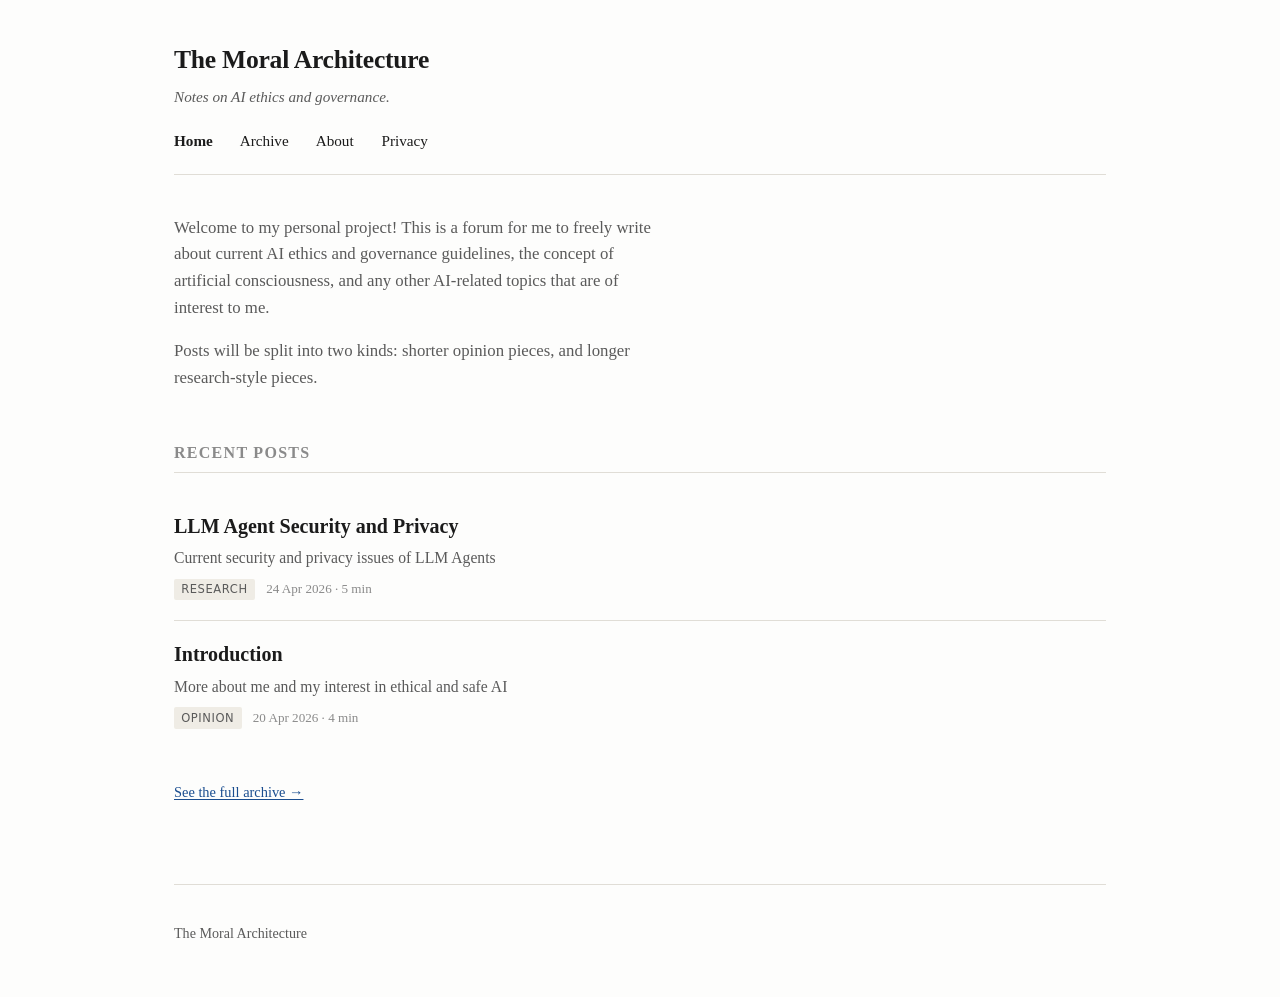
<file: index.html>
<!DOCTYPE html>
<html lang="en">
<head>
  <meta charset="UTF-8">
  <meta name="viewport" content="width=device-width, initial-scale=1.0">
  <meta name="description" content="Writing on AI ethics and governance.">
  <meta name="referrer" content="no-referrer">
  <title>The Moral Architecture</title>
  <link rel="stylesheet" href="styles.css">
</head>
<body>
  <div class="shell">

    <header class="site">
      <h1 class="site-title"><a href="index.html">The Moral Architecture</a></h1>
      <p class="site-tagline">Notes on AI ethics and governance.</p>
      <nav class="site-nav">
        <a href="index.html" class="current">Home</a>
        <a href="archive.html">Archive</a>
        <a href="about.html">About</a>
        <a href="privacy.html">Privacy</a>
      </nav>
    </header>

    <main>
      <section class="intro">
        <p>
          Welcome to my personal project! This is a forum for me to freely write about current
          AI ethics and governance guidelines, the concept of artificial consciousness, 
          and any other AI-related topics that are of interest to me. 
        </p>
        <p>
          Posts will be split into two kinds: shorter opinion pieces, and longer
          research-style pieces.
        </p>
      </section>

      <h2 class="section-heading">Recent posts</h2>
      <ul class="post-list" id="home-list"></ul>

      <p style="margin-top: 2rem; font-size: 0.9rem;">
        <a href="archive.html">See the full archive →</a>
      </p>
    </main>

    <footer class="site">
      <p>
        The Moral Architecture
      </p>
    </footer>

  </div>
  <script src="posts.js"></script>
</body>
</html>
</file>
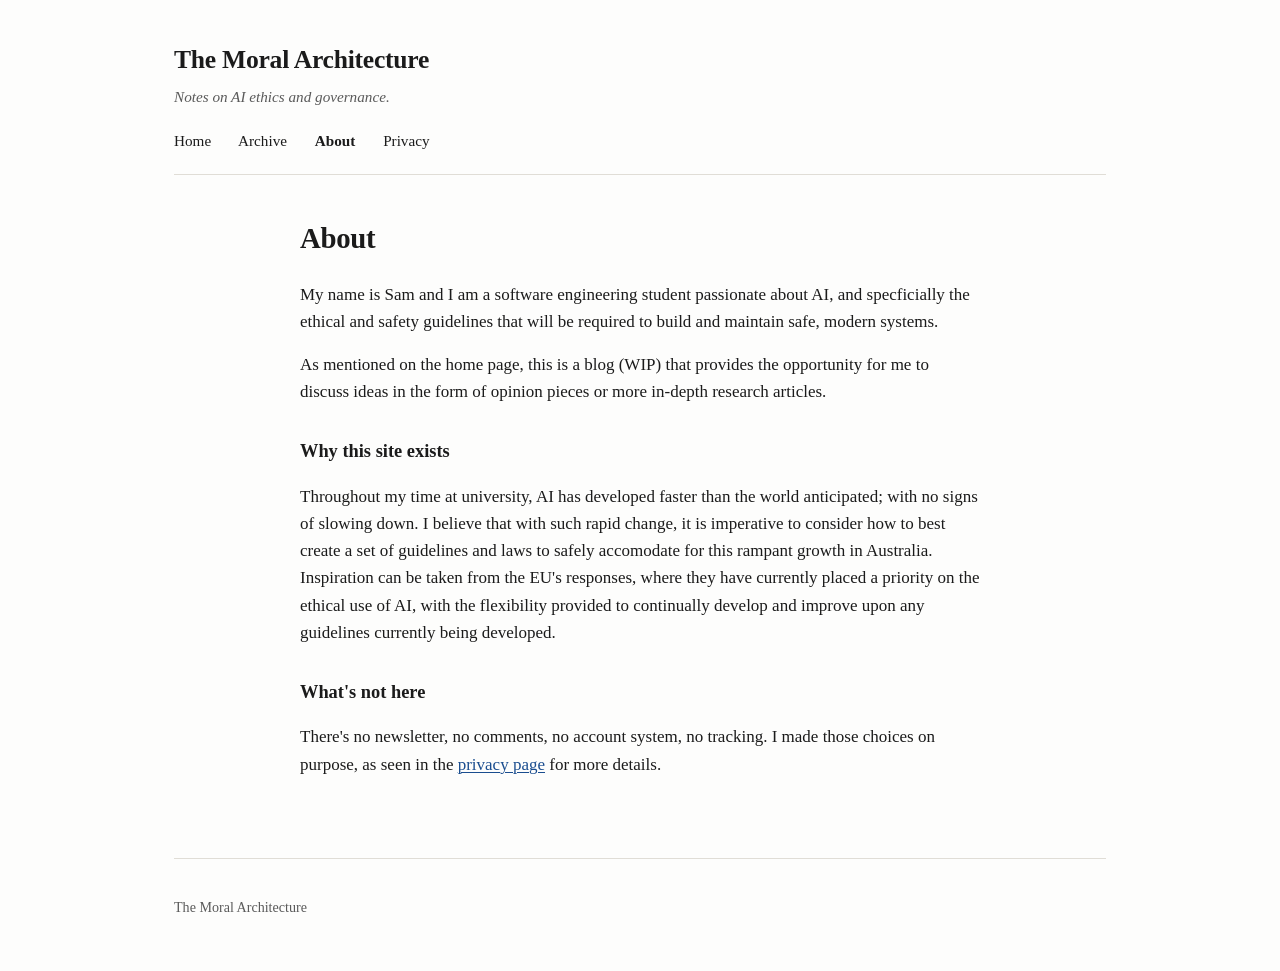
<file: about.html>
<!DOCTYPE html>
<html lang="en">
<head>
  <meta charset="UTF-8">
  <meta name="viewport" content="width=device-width, initial-scale=1.0">
  <meta name="description" content="About this site.">
  <meta name="referrer" content="no-referrer">
  <title>About — The Moral Architecture</title>
  <link rel="stylesheet" href="styles.css">
</head>
<body>
  <div class="shell">

    <header class="site">
      <h1 class="site-title"><a href="index.html">The Moral Architecture</a></h1>
      <p class="site-tagline">Notes on AI ethics and governance.</p>
      <nav class="site-nav">
        <a href="index.html">Home</a>
        <a href="archive.html">Archive</a>
        <a href="about.html" class="current">About</a>
        <a href="privacy.html">Privacy</a>
      </nav>
    </header>

    <main class="page">
      <h1>About</h1>

      <p>
        My name is Sam and I am a software engineering student passionate about AI, and 
        specficially the ethical and safety guidelines that will be required to build 
        and maintain safe, modern systems. 
      </p>

      <p>
        As mentioned on the home page, this is a blog (WIP) that provides the opportunity for me to discuss 
        ideas in the form of opinion pieces or more in-depth research articles.
      </p>

      <h2>Why this site exists</h2>

      <p>
        Throughout my time at university, AI has developed faster than the world anticipated;
        with no signs of slowing down. I believe that with such rapid change,
        it is imperative to consider how to best create a set of guidelines and laws to 
        safely accomodate for this rampant growth in Australia. Inspiration can be taken from the EU's 
        responses, where they have currently placed a priority on the ethical use of AI, with the flexibility provided
        to continually develop and improve upon any guidelines currently being developed.
      </p>

      <h2>What's not here</h2>

      <p>
        There's no newsletter, no comments, no account system, no tracking. I made
        those choices on purpose, as seen in the <a href="privacy.html">privacy page</a> for
        more details.
      </p>

    </main>

    <footer class="site">
      <p>
        The Moral Architecture
      </p>

    </footer>

  </div>
</body>
</html>
</file>
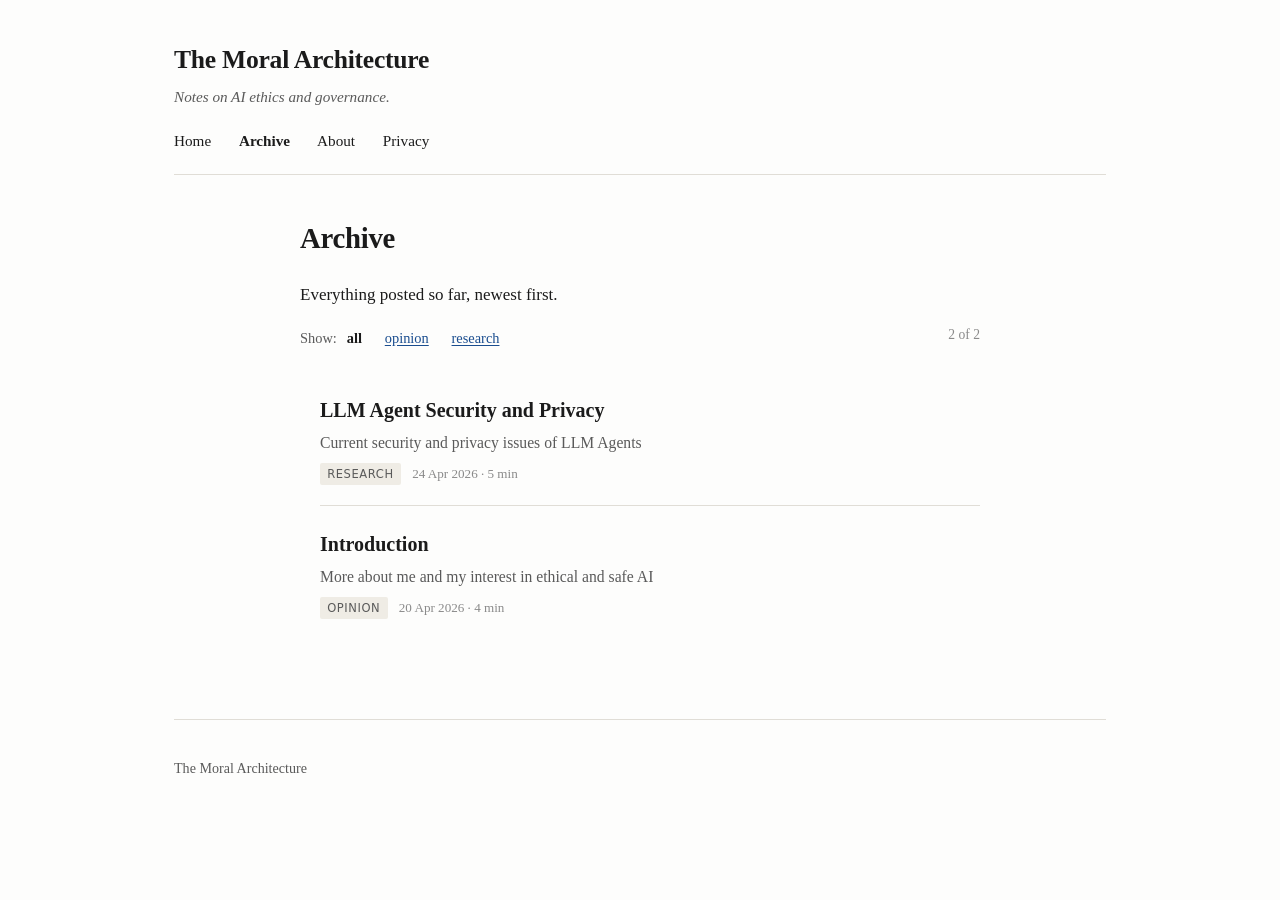
<file: archive.html>
<!DOCTYPE html>
<html lang="en">
<head>
  <meta charset="UTF-8">
  <meta name="viewport" content="width=device-width, initial-scale=1.0">
  <meta name="description" content="Full archive of posts.">
  <meta name="referrer" content="no-referrer">
  <title>Archive — The Moral Architecture</title>
  <link rel="stylesheet" href="styles.css">
</head>
<body>
  <div class="shell">

    <header class="site">
      <h1 class="site-title"><a href="index.html">The Moral Architecture</a></h1>
      <p class="site-tagline">Notes on AI ethics and governance.</p>
      <nav class="site-nav">
        <a href="index.html">Home</a>
        <a href="archive.html" class="current">Archive</a>
        <a href="about.html">About</a>
        <a href="privacy.html">Privacy</a>
      </nav>
    </header>

    <main class="page">
      <h1>Archive</h1>
      <p>Everything posted so far, newest first.</p>

      <div class="filters" id="filters">
        <span>Show: </span>
        <button data-f="all" class="active">all</button>
        <button data-f="opinion">opinion</button>
        <button data-f="research">research</button>
        <span class="count" id="count"></span>
      </div>

      <ul class="post-list" id="archive-list"></ul>
    </main>

    <footer class="site">
      <p>
        The Moral Architecture
      </p>
    </footer>

  </div>
  <script src="posts.js"></script>
</body>
</html>
</file>
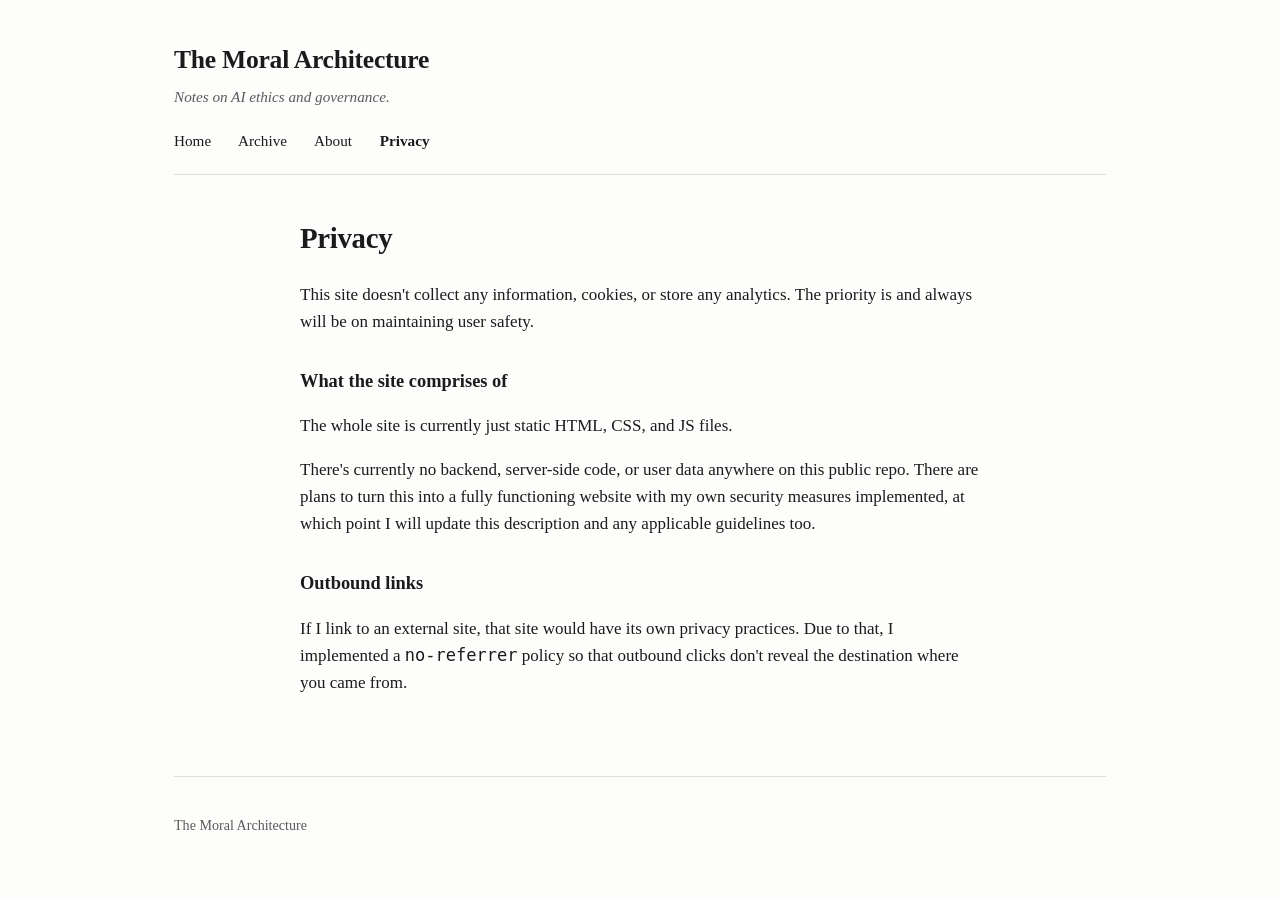
<file: privacy.html>
<!DOCTYPE html>
<html lang="en">
<head>
  <meta charset="UTF-8">
  <meta name="viewport" content="width=device-width, initial-scale=1.0">
  <meta name="description" content="Privacy — what this site does and doesn't collect.">
  <meta name="referrer" content="no-referrer">
  <title>Privacy — The Moral Architecture</title>
  <link rel="stylesheet" href="styles.css">
</head>
<body>
  <div class="shell">

    <header class="site">
      <h1 class="site-title"><a href="index.html">The Moral Architecture</a></h1>
      <p class="site-tagline">Notes on AI ethics and governance.</p>
      <nav class="site-nav">
        <a href="index.html">Home</a>
        <a href="archive.html">Archive</a>
        <a href="about.html">About</a>
        <a href="privacy.html" class="current">Privacy</a>
      </nav>
    </header>

    <main class="page">
      <h1>Privacy</h1>

      <p>
       This site doesn't collect any information, cookies, or store any analytics. The priority is and always will be on maintaining user safety. 
      </p>

      <h2>What the site comprises of</h2>

      <p>
        The whole site is currently just static HTML, CSS, and JS files. 
      </p>

      <p>
        There's currently no backend, server-side code, or user data anywhere on this public repo. There are plans to turn this into a fully functioning
        website with my own security measures implemented, at which point I will update this description and any applicable guidelines too. 
      </p>

      <h2>Outbound links</h2>

      <p>
        If I link to an external site, that site would have its own privacy practices.
        Due to that, I implemented a <code>no-referrer</code> policy so that outbound clicks don't
        reveal the destination where you came from.
      </p>

    </main>

    <footer class="site">
      <p>
        The Moral Architecture
      </p>
    </footer>

  </div>
</body>
</html>
</file>
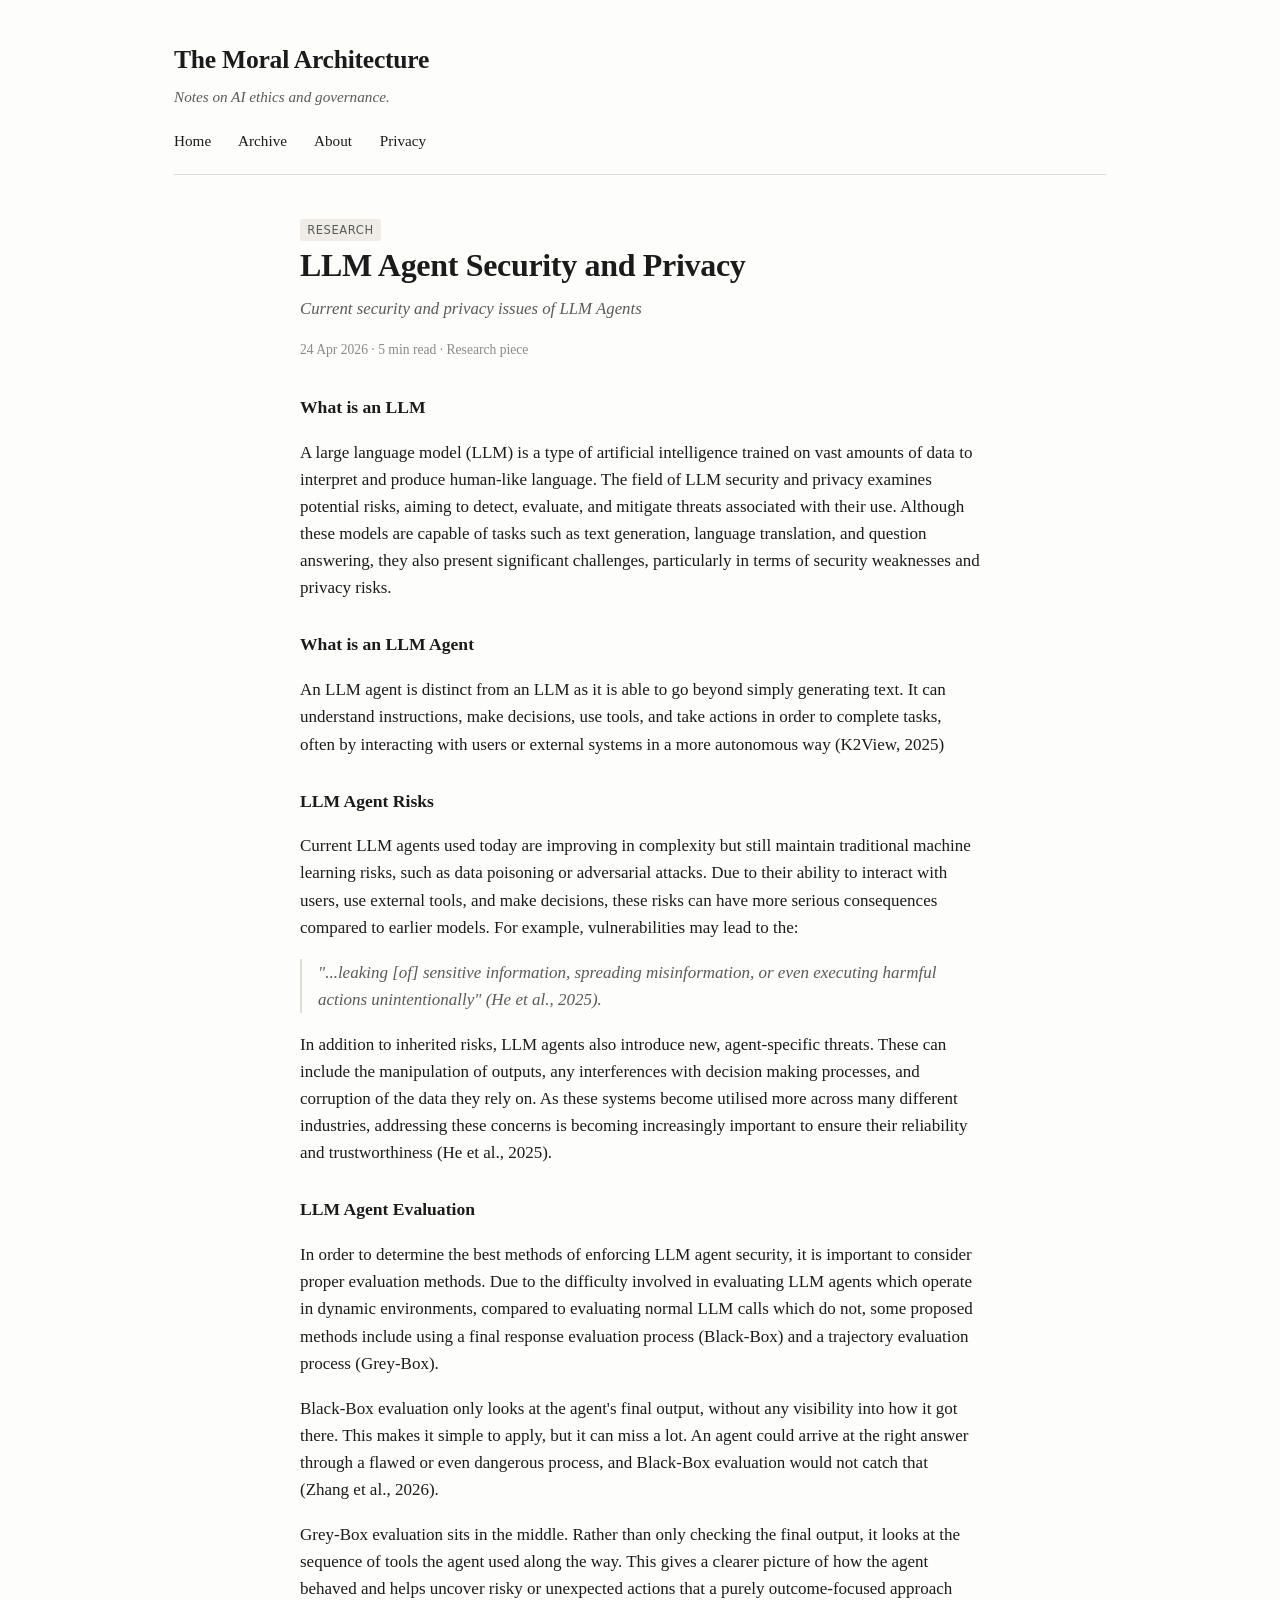
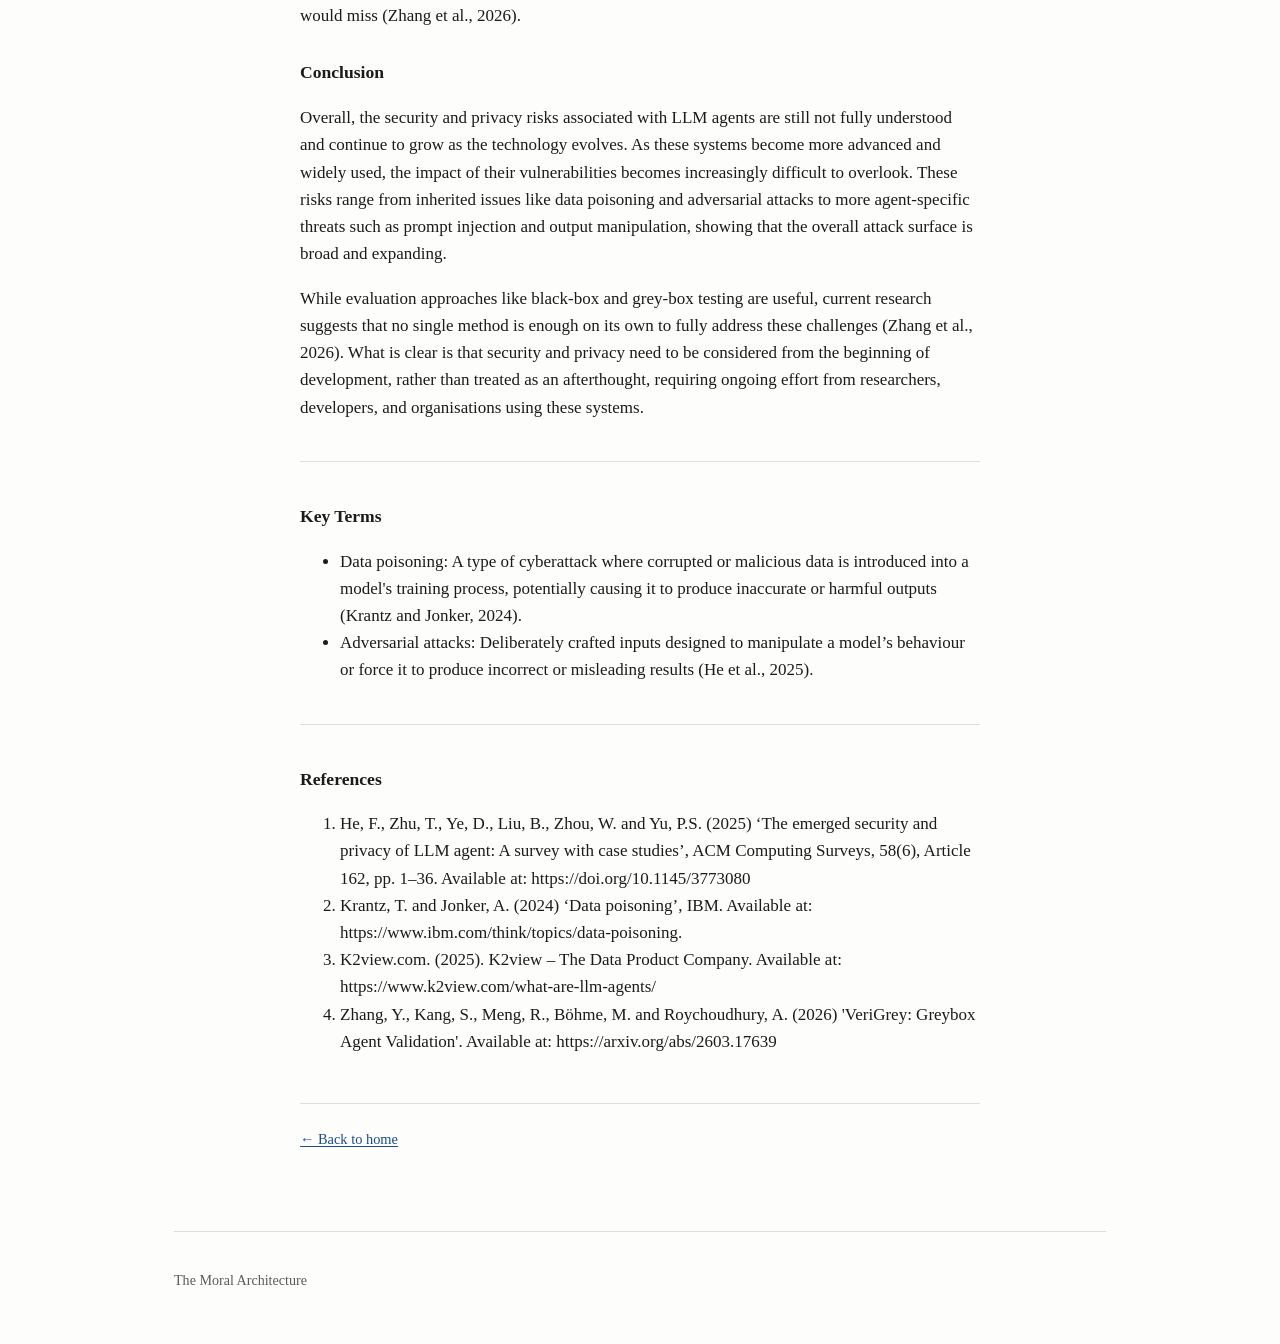
<file: posts/llm-agent.html>
<!DOCTYPE html>
<html lang="en">

<head>
  <meta charset="UTF-8">
  <meta name="viewport" content="width=device-width, initial-scale=1.0">
  <meta name="description" content="Notes on accountability gaps in algorithmic decision-making.">
  <meta name="referrer" content="no-referrer">
  <title>LLM Agent Security and Privacy — The Moral Architecture</title>
  <link rel="stylesheet" href="../styles.css">
</head>

<body>
  <div class="shell">

    <header class="site">
      <h1 class="site-title"><a href="../index.html">The Moral Architecture</a></h1>
      <p class="site-tagline">Notes on AI ethics and governance.</p>
      <nav class="site-nav">
        <a href="../index.html">Home</a>
        <a href="../archive.html">Archive</a>
        <a href="../about.html">About</a>
        <a href="../privacy.html">Privacy</a>
      </nav>
    </header>

    <main class="post">
      <header class="post-head">
        <span class="tag">research</span>
        <h1>LLM Agent Security and Privacy</h1>
        <p class="dek">Current security and privacy issues of LLM Agents</p>
        <p class="meta">24 Apr 2026 · 5 min read · Research piece</p>
      </header>

      <div class="post-body">

        <h3> What is an LLM </h3>
        <p>
          A large language model (LLM) is a type of artificial intelligence trained on vast amounts
          of data to interpret and produce human-like language. The field of LLM security
          and privacy examines potential risks, aiming to detect, evaluate, and mitigate
          threats associated with their use. Although these models are capable of tasks
          such as text generation, language translation, and question answering,
          they also present significant challenges, particularly in terms of security
          weaknesses and privacy risks.
        </p>

        <h3> What is an LLM Agent </h3>
        <p>
          An LLM agent is distinct from an LLM as it is able to go beyond simply generating text.
          It can understand instructions, make decisions, use tools, and take actions in order to complete tasks, often
          by
          interacting with users or external systems in a more autonomous way (K2View, 2025)
        </p>

        <h3> LLM Agent Risks </h3>

        <p>Current LLM agents used today are improving in complexity but still maintain traditional
          machine learning risks, such as data poisoning or adversarial attacks. Due to
          their ability to interact with users, use external tools, and make decisions, these risks
          can have more serious consequences compared to earlier models. For example,
          vulnerabilities may lead to the:
        <blockquote> "...leaking [of] sensitive information, spreading misinformation, or even executing
          harmful actions unintentionally" (He et al., 2025). </blockquote>
        </p>

        <p>
          In addition to inherited risks, LLM agents also introduce new, agent-specific threats.
          These can include the manipulation of outputs, any interferences with decision making processes, and
          corruption of the data they rely on. As these systems become utilised more across many different
          industries, addressing these concerns is becoming increasingly important to ensure their
          reliability and trustworthiness (He et al., 2025).
        </p>

        <h3> LLM Agent Evaluation </h3>
        <p>In order to determine the best methods of enforcing LLM agent security, it is important to consider proper
          evaluation methods.
          Due to the difficulty involved in evaluating LLM agents which operate in dynamic environments, compared to
          evaluating normal LLM calls which do not,
          some proposed methods include using a final response evaluation process (Black-Box) and a trajectory
          evaluation process (Grey-Box).
        </p>

        <p>Black-Box evaluation only looks at the agent's final output, without any visibility into how it got there.
          This makes it simple to apply, but it can miss a lot. An agent could arrive at the right answer through a
          flawed or even dangerous process, and Black-Box evaluation would not catch that (Zhang et al., 2026).
        </p>

        <p>Grey-Box evaluation sits in the middle. Rather than only checking the final output, it looks at the sequence
          of tools the agent used along the way. This gives a clearer picture of how the agent behaved and helps
          uncover risky or unexpected actions that a purely outcome-focused approach would miss (Zhang et al., 2026).
        </p>

        <h3> Conclusion </h3>
        <p>Overall, the security and privacy risks associated with LLM agents are still not fully understood and
          continue to grow as the technology evolves. As these systems become more advanced and widely used,
          the impact of their vulnerabilities becomes increasingly difficult to overlook. These risks range from
          inherited issues like data poisoning and adversarial attacks to more agent-specific threats such as prompt
          injection and output manipulation, showing that the overall attack surface is broad and expanding.</p>

        <p>While evaluation approaches like black-box and grey-box testing are useful, current research suggests that no
          single method is enough on its own to fully address these challenges (Zhang et al., 2026). What is clear is
          that security and privacy need to be considered from the beginning of development, rather than treated as an
          afterthought, requiring ongoing effort from researchers, developers, and organisations using these systems.
        </p>

        <hr>

        <h3>Key Terms</h3>

        <ul>
          <li>Data poisoning: A type of cyberattack where corrupted or malicious data
            is introduced into a model's training process, potentially causing it to
            produce inaccurate or harmful outputs (Krantz and Jonker, 2024). </li>
          <li>
            Adversarial attacks: Deliberately crafted inputs designed to manipulate a model’s
            behaviour or force it to produce incorrect or misleading results (He et al., 2025).
          </li>
        </ul>

        <hr>

        <h3> References </h3>

        <ol>
          <li>He, F., Zhu, T., Ye, D., Liu, B., Zhou, W. and Yu, P.S. (2025) ‘The emerged security and privacy of LLM
            agent: A survey with case studies’, ACM Computing Surveys, 58(6), Article 162, pp. 1–36. Available at:
            https://doi.org/10.1145/3773080</li>
          <li>Krantz, T. and Jonker, A. (2024) ‘Data poisoning’, IBM. Available at:
            https://www.ibm.com/think/topics/data-poisoning.</li>
          <li>K2view.com. (2025). K2view – The Data Product Company. Available at:
            https://www.k2view.com/what-are-llm-agents/</li>
          <li>Zhang, Y., Kang, S., Meng, R., Böhme, M. and Roychoudhury, A. (2026) 'VeriGrey: Greybox Agent Validation'.
            Available at: https://arxiv.org/abs/2603.17639</li>
        </ol>


      </div>

      <div class="post-footer">
         <a href="../index.html">← Back to home</a>
      </div>
    </main>

    <footer class="site">
      <p>
        The Moral Architecture
      </p>
    </footer>

  </div>
</body>

</html>
</file>
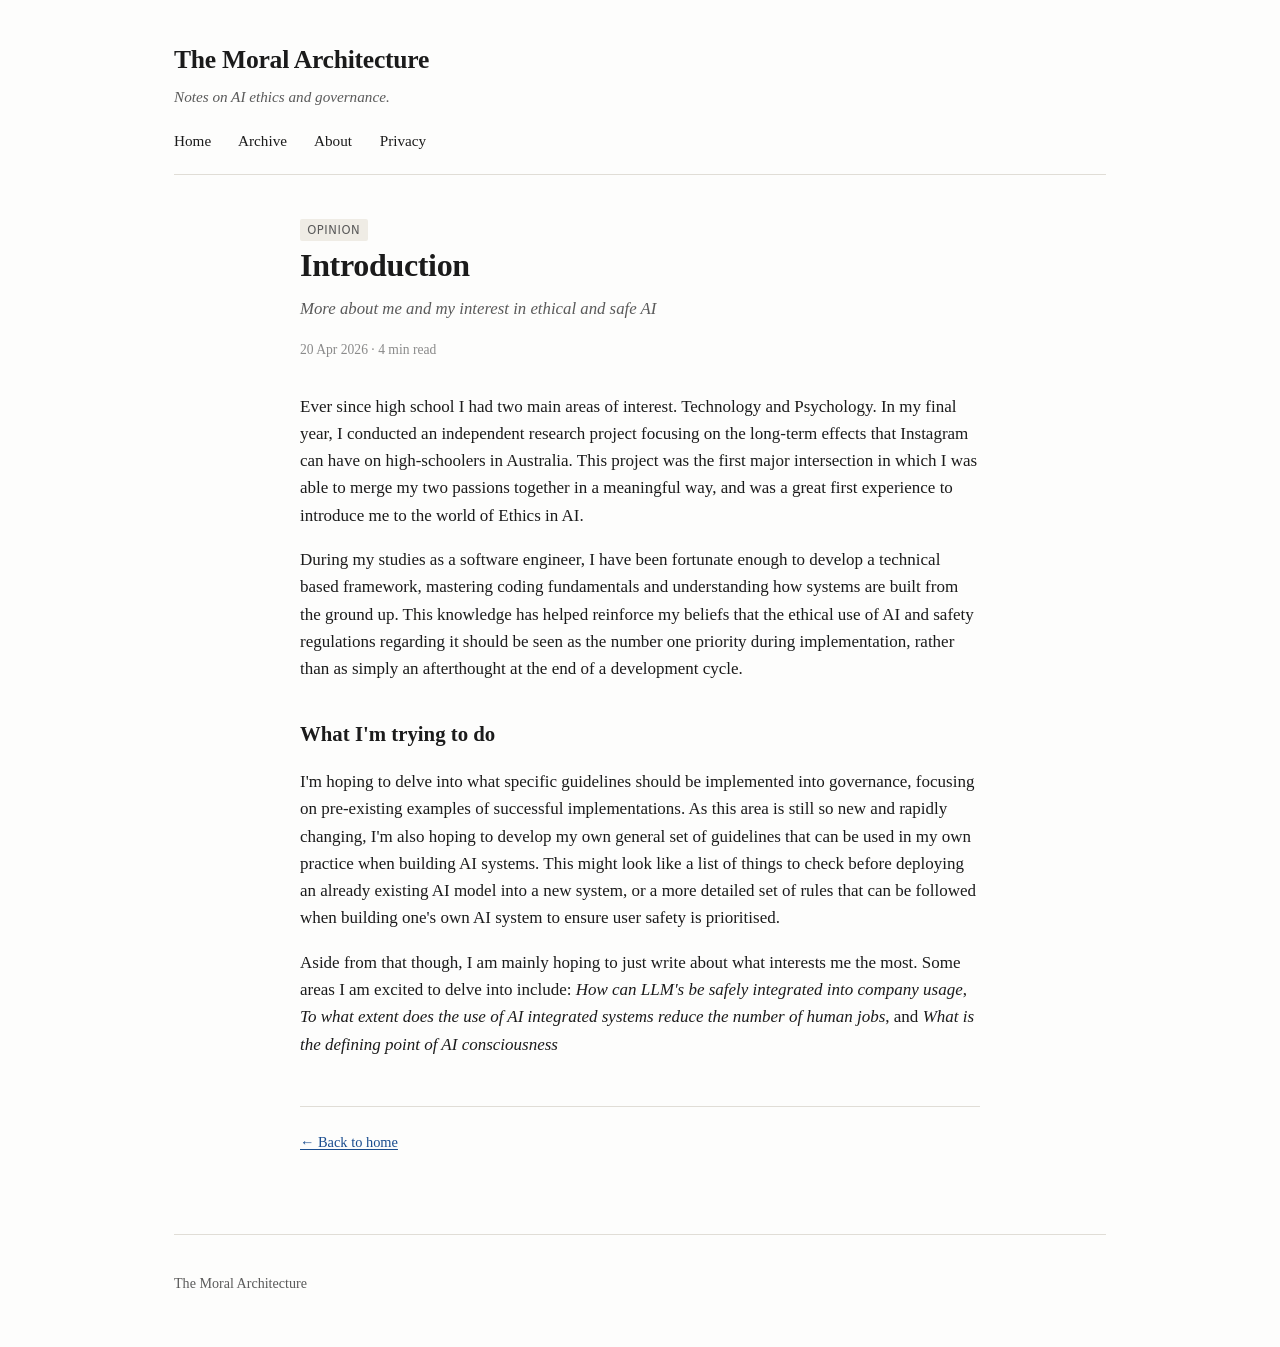
<file: posts/welcome.html>
<!DOCTYPE html>
<html lang="en">
<head>
  <meta charset="UTF-8">
  <meta name="viewport" content="width=device-width, initial-scale=1.0">
  <meta name="description" content="A short note on why I'm starting this.">
  <meta name="referrer" content="no-referrer">
  <title>Introduction - The Moral Architecture</title>
  <link rel="stylesheet" href="../styles.css">
</head>
<body>
  <div class="shell">

    <header class="site">
      <h1 class="site-title"><a href="../index.html">The Moral Architecture</a></h1>
      <p class="site-tagline">Notes on AI ethics and governance.</p>
      <nav class="site-nav">
        <a href="../index.html">Home</a>
        <a href="../archive.html">Archive</a>
        <a href="../about.html">About</a>
        <a href="../privacy.html">Privacy</a>
      </nav>
    </header>

    <main class="post">
      <header class="post-head">
        <span class="tag">opinion</span>
        <h1>Introduction</h1>
        <p class="dek">More about me and my interest in ethical and safe AI</p>
        <p class="meta">20 Apr 2026 · 4 min read</p>
      </header>

      <div class="post-body">
        <p>
          Ever since high school I had two main areas of interest. Technology and Psychology.
          In my final year, I conducted an independent research project focusing on the long-term effects
          that Instagram can have on high-schoolers in Australia. This project was the first major intersection in which I was able to 
          merge my two passions together in a meaningful way, and was a great first experience to introduce me to the world of Ethics in AI.
        </p>

        <p>
          During my studies as a software engineer, I have been fortunate enough to develop a technical based framework, mastering
          coding fundamentals and understanding how systems are built from the ground up. This knowledge has helped reinforce
          my beliefs that the ethical use of AI and safety regulations regarding it should be seen as the number one priority during implementation, 
          rather than as simply an afterthought at the end of a development cycle.
        </p>

        <h2>What I'm trying to do</h2>

        <p>
          I'm hoping to delve into what specific guidelines should be implemented into governance, focusing on pre-existing examples of successful implementations.
          As this area is still so new and rapidly changing, I'm also hoping to develop my own general set of guidelines that can be used in my own practice 
          when building AI systems. This might look like a list of things to check before deploying an already existing AI model into a new system, or a more detailed 
          set of rules that can be followed when building one's own AI system to ensure user safety is prioritised.
      
        </p>

        <p> 
          Aside from that though, I am mainly hoping to just write about what interests me the most. Some areas I am excited to delve into include: <i>How can LLM's be safely integrated into company usage</i>,
          <i>To what extent does the use of AI integrated systems reduce the number of human jobs</i>, and <i>What is the defining point of AI consciousness</i>

        </p>
    


      </div>

      <div class="post-footer">
        <a href="../index.html">← Back to home</a>
      </div>
    </main>

    <footer class="site">
      <p>
        The Moral Architecture
      </p>
    </footer>

  </div>
</body>
</html>
</file>
<file: styles.css>
:root {
  --bg: #fdfdfc;
  --text: #1b1b1b;
  --muted: #5a5a5a;
  --faint: #8a8a8a;
  --line: #e0ddd6;
  --link: #1a4d8f;
  --tag-bg: #efece5;
  --max-width: 980px;
  --reading-width: 680px;
}

* { box-sizing: border-box; }

html, body {
  margin: 0;
  padding: 0;
}

body {
  font-family: Charter, "Bitstream Charter", "Sitka Text", Cambria, Georgia, serif;
  font-size: 17px;
  line-height: 1.6;
  color: var(--text);
  background: var(--bg);
  -webkit-font-smoothing: antialiased;
}

a {
  color: var(--link);
  text-decoration: underline;
  text-underline-offset: 2px;
  text-decoration-thickness: 1px;
}

a:hover {
  text-decoration-thickness: 2px;
}

.shell {
  max-width: var(--max-width);
  margin: 0 auto;
  padding: 0 1.5rem;
}

/* header */

header.site {
  padding: 2.5rem 0 1.25rem;
  border-bottom: 1px solid var(--line);
  margin-bottom: 2.5rem;
}

.site-title {
  font-size: 1.6rem;
  font-weight: 600;
  margin: 0 0 0.25rem;
  letter-spacing: -0.01em;
}

.site-title a {
  color: var(--text);
  text-decoration: none;
}

.site-tagline {
  color: var(--muted);
  font-size: 0.95rem;
  font-style: italic;
  margin: 0 0 1.25rem;
}

nav.site-nav {
  font-size: 0.95rem;
}

nav.site-nav a {
  margin-right: 1.5rem;
  color: var(--text);
  text-decoration: none;
}

nav.site-nav a:hover {
  text-decoration: underline;
  text-underline-offset: 3px;
}

nav.site-nav a.current {
  font-weight: 600;
}

/* landing */

.intro {
  margin-bottom: 3rem;
}

.intro p {
  font-size: 1.05rem;
  color: var(--muted);
  max-width: 58ch;
  margin: 0 0 1rem;
}

h2.section-heading {
  font-size: 1rem;
  font-weight: 600;
  text-transform: uppercase;
  letter-spacing: 0.08em;
  color: var(--faint);
  margin: 2.5rem 0 1.25rem;
  padding-bottom: 0.4rem;
  border-bottom: 1px solid var(--line);
}

/* post list */

.post-list {
  list-style: none;
  padding: 0;
  margin: 0;
}

.post-list li {
  padding: 1.25rem 0;
  border-bottom: 1px solid var(--line);
}

.post-list li:last-child {
  border-bottom: none;
}

.post-list h3 {
  margin: 0 0 0.3rem;
  font-size: 1.25rem;
  font-weight: 600;
  line-height: 1.3;
}

.post-list h3 a {
  color: var(--text);
  text-decoration: none;
}

.post-list h3 a:hover {
  text-decoration: underline;
  text-underline-offset: 3px;
  text-decoration-thickness: 1px;
}

.post-list .excerpt {
  margin: 0.4rem 0 0.5rem;
  color: var(--muted);
  font-size: 0.98rem;
}

.post-list .meta {
  font-size: 0.82rem;
  color: var(--faint);
}

.tag {
  display: inline-block;
  font-size: 0.72rem;
  text-transform: uppercase;
  letter-spacing: 0.05em;
  padding: 0.1rem 0.45rem;
  background: var(--tag-bg);
  color: var(--muted);
  border-radius: 2px;
  margin-right: 0.5rem;
  font-family: ui-sans-serif, system-ui, sans-serif;
}

/* filters for archive */

.filters {
  margin: 0 0 1.5rem;
  font-size: 0.9rem;
  color: var(--muted);
}

.filters button {
  background: none;
  border: none;
  padding: 0.2rem 0.4rem;
  margin-right: 0.4rem;
  font: inherit;
  color: var(--link);
  cursor: pointer;
  text-decoration: underline;
  text-underline-offset: 2px;
}

.filters button.active {
  color: var(--text);
  text-decoration: none;
  font-weight: 600;
}

.filters .count {
  float: right;
  color: var(--faint);
  font-size: 0.85rem;
}

/* archive */

.post {
  max-width: var(--reading-width);
  margin: 0 auto;
}

.post header.post-head {
  margin-bottom: 2rem;
}

.post header.post-head h1 {
  font-size: 2rem;
  line-height: 1.2;
  margin: 0.25rem 0 0.75rem;
  font-weight: 600;
  letter-spacing: -0.01em;
}

.post header.post-head .dek {
  color: var(--muted);
  font-size: 1.05rem;
  font-style: italic;
  margin: 0 0 1rem;
}

.post header.post-head .meta {
  font-size: 0.85rem;
  color: var(--faint);
}

.post-body p,
.post-body ul,
.post-body ol,
.post-body pre,
.post-body blockquote {
  margin: 1.1rem 0;
}

.post-body h2 {
  font-size: 1.3rem;
  margin: 2.2rem 0 0.6rem;
  font-weight: 600;
}

.post-body h3 {
  font-size: 1.1rem;
  margin: 1.8rem 0 0.5rem;
  font-weight: 600;
}

.post-body blockquote {
  border-left: 2px solid var(--line);
  padding-left: 1rem;
  color: var(--muted);
  font-style: italic;
}

.post-body code {
  font-family: ui-monospace, Menlo, Consolas, monospace;
  font-size: 0.92em;
  background: var(--tag-bg);
  padding: 0.1em 0.3em;
  border-radius: 2px;
}

.post-body pre {
  background: var(--tag-bg);
  padding: 1rem;
  overflow-x: auto;
  font-size: 0.88rem;
  border-radius: 2px;
}

.post-body pre code {
  background: none;
  padding: 0;
}

.post-body hr {
  border: none;
  border-top: 1px solid var(--line);
  margin: 2.5rem 0;
}

.post-footer {
  margin-top: 3rem;
  padding-top: 1.5rem;
  border-top: 1px solid var(--line);
  font-size: 0.9rem;
  color: var(--muted);
}

.post-footer a {
  color: var(--link);
}

/* statuc */

.page {
  max-width: var(--reading-width);
  margin: 0 auto;
}

.page h1 {
  font-size: 1.8rem;
  font-weight: 600;
  margin: 0 0 1.25rem;
  letter-spacing: -0.01em;
}

.page h2 {
  font-size: 1.15rem;
  font-weight: 600;
  margin: 2rem 0 0.5rem;
}

.page p,
.page ul,
.page ol {
  margin: 1rem 0;
}

.page ul, .page ol {
  padding-left: 1.25rem;
}

.page li {
  margin-bottom: 0.35rem;
}

/* footer */

footer.site {
  margin-top: 5rem;
  padding: 2rem 0 3rem;
  border-top: 1px solid var(--line);
  font-size: 0.88rem;
  color: var(--muted);
}

footer.site p {
  margin: 0.3rem 0;
}

footer.site a {
  color: var(--link);
}

/* small screens */ 

@media (max-width: 600px) {
  body { font-size: 16px; }
  .site-title { font-size: 1.35rem; }
  nav.site-nav a { margin-right: 1rem; }
  .post header.post-head h1 { font-size: 1.6rem; }
  .filters .count { display: block; float: none; margin-top: 0.3rem; }
}

@media print {
  nav.site-nav, footer.site { display: none; }
  body { background: white; }
}
</file>
